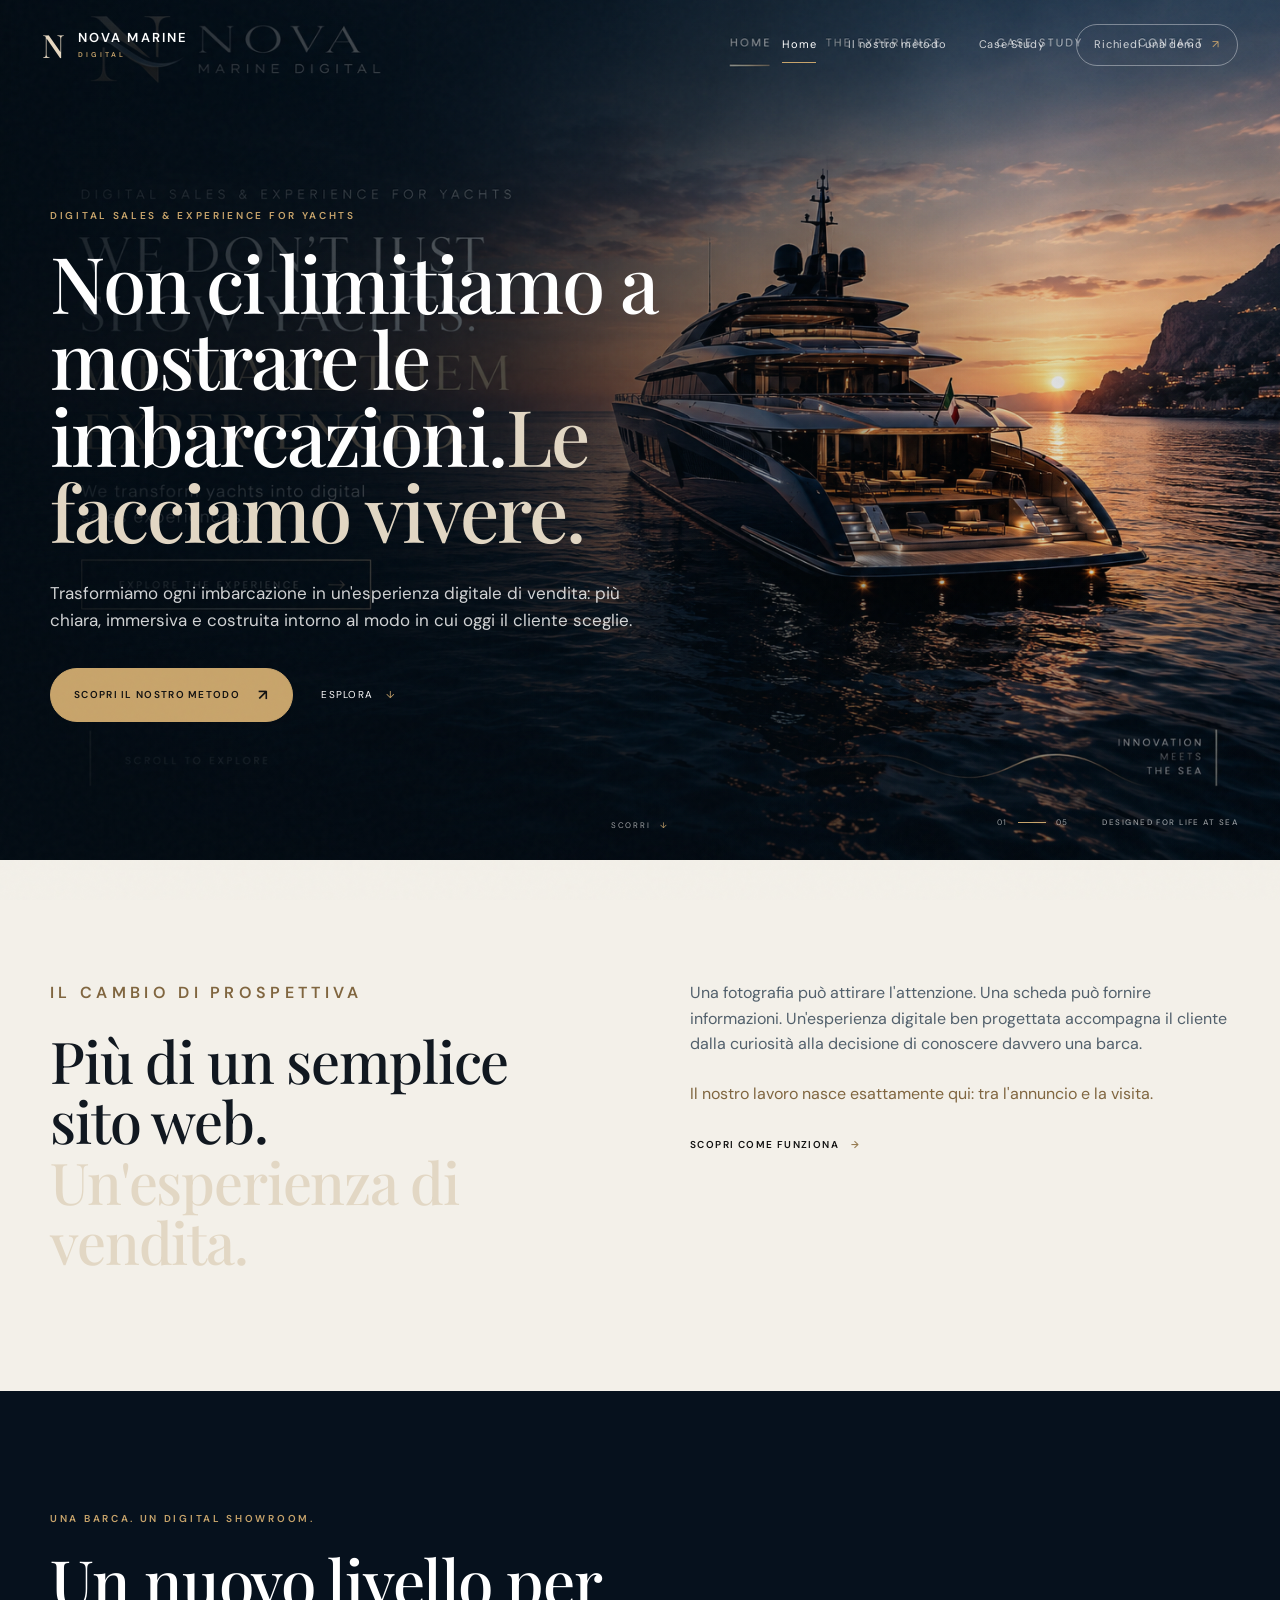
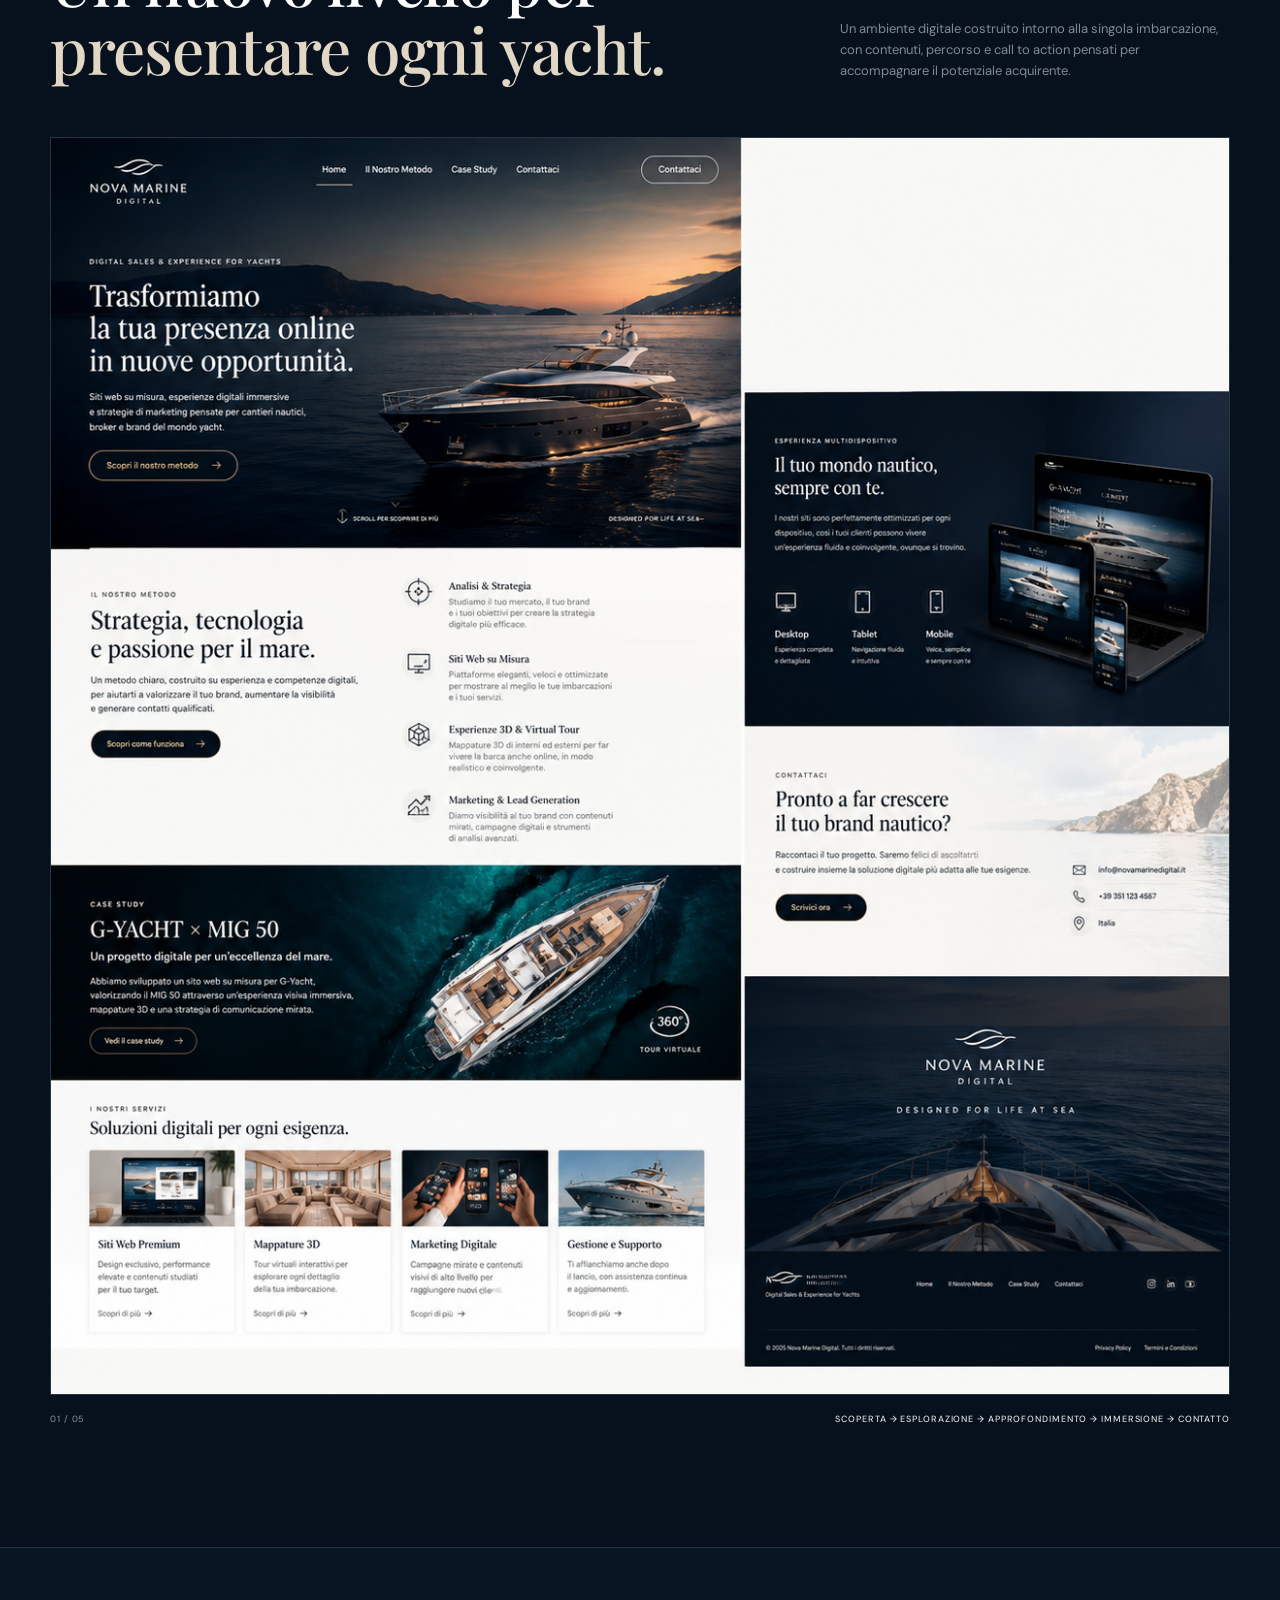
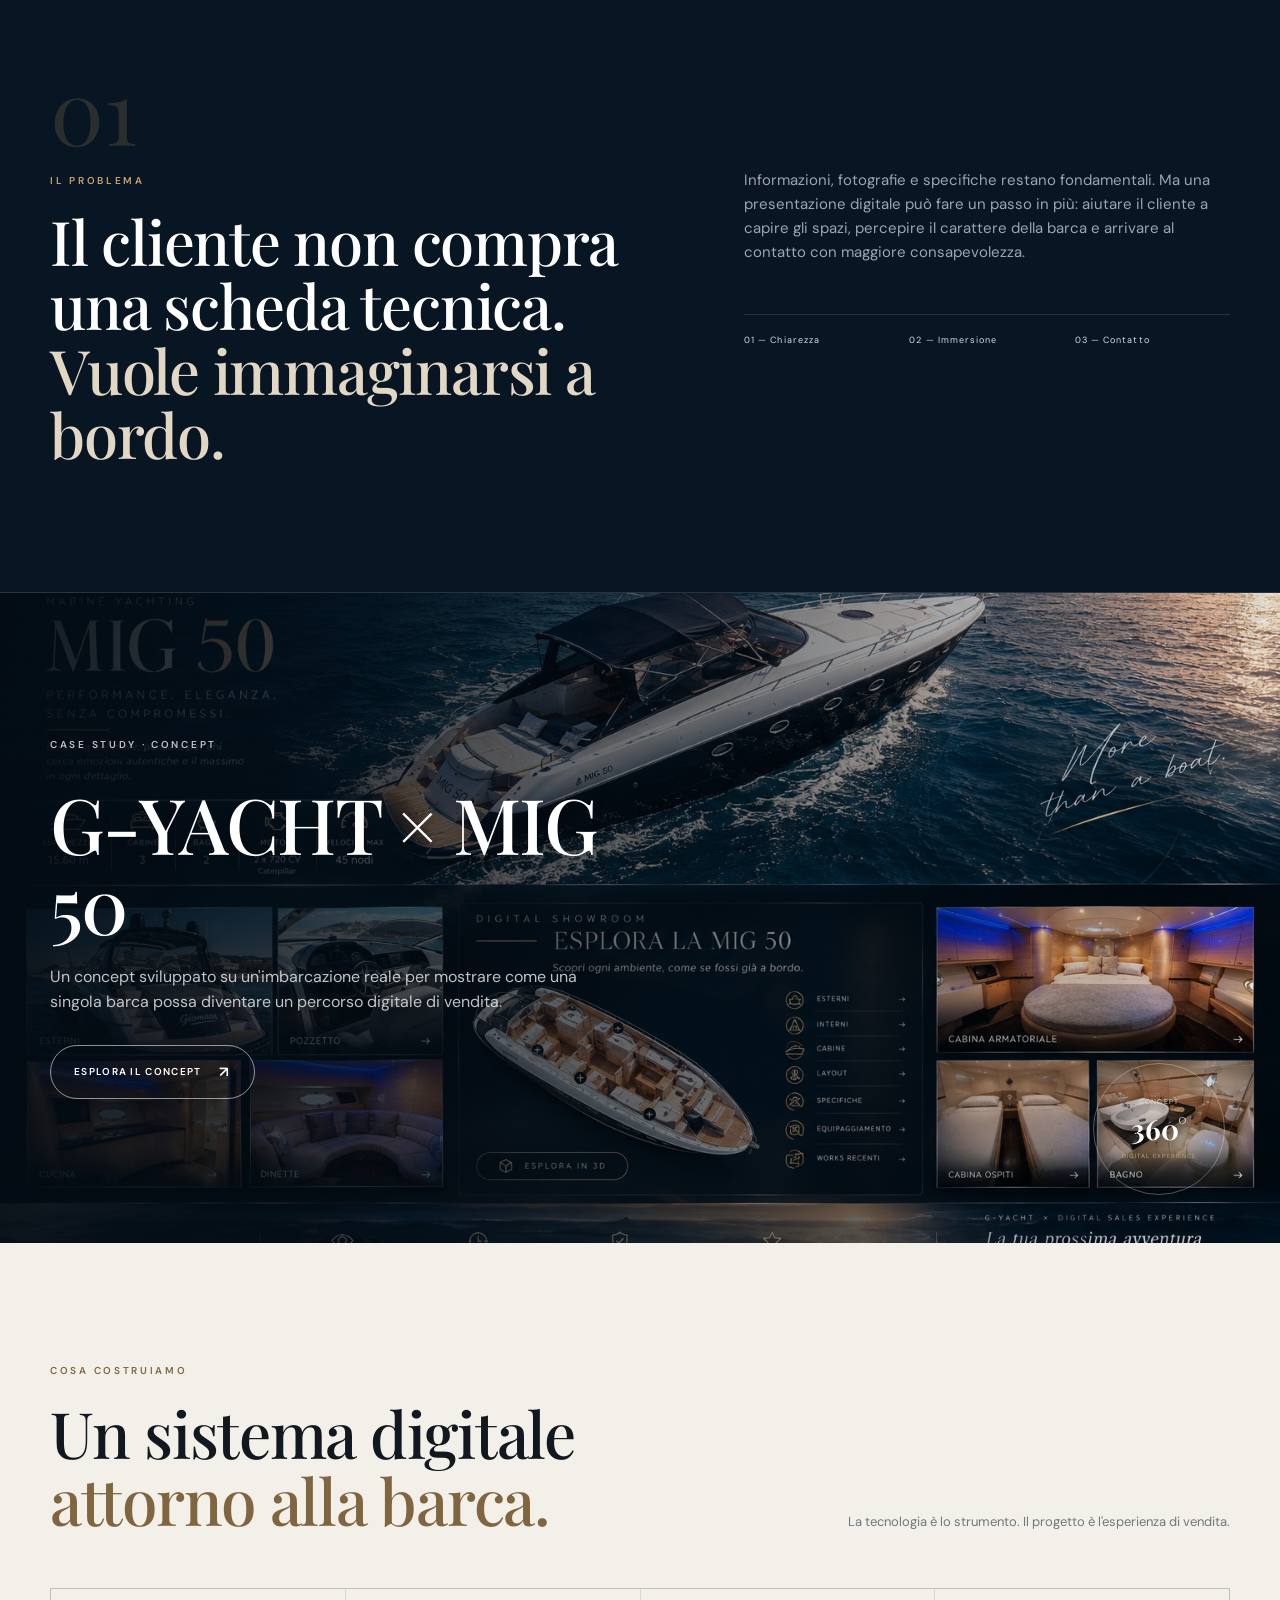
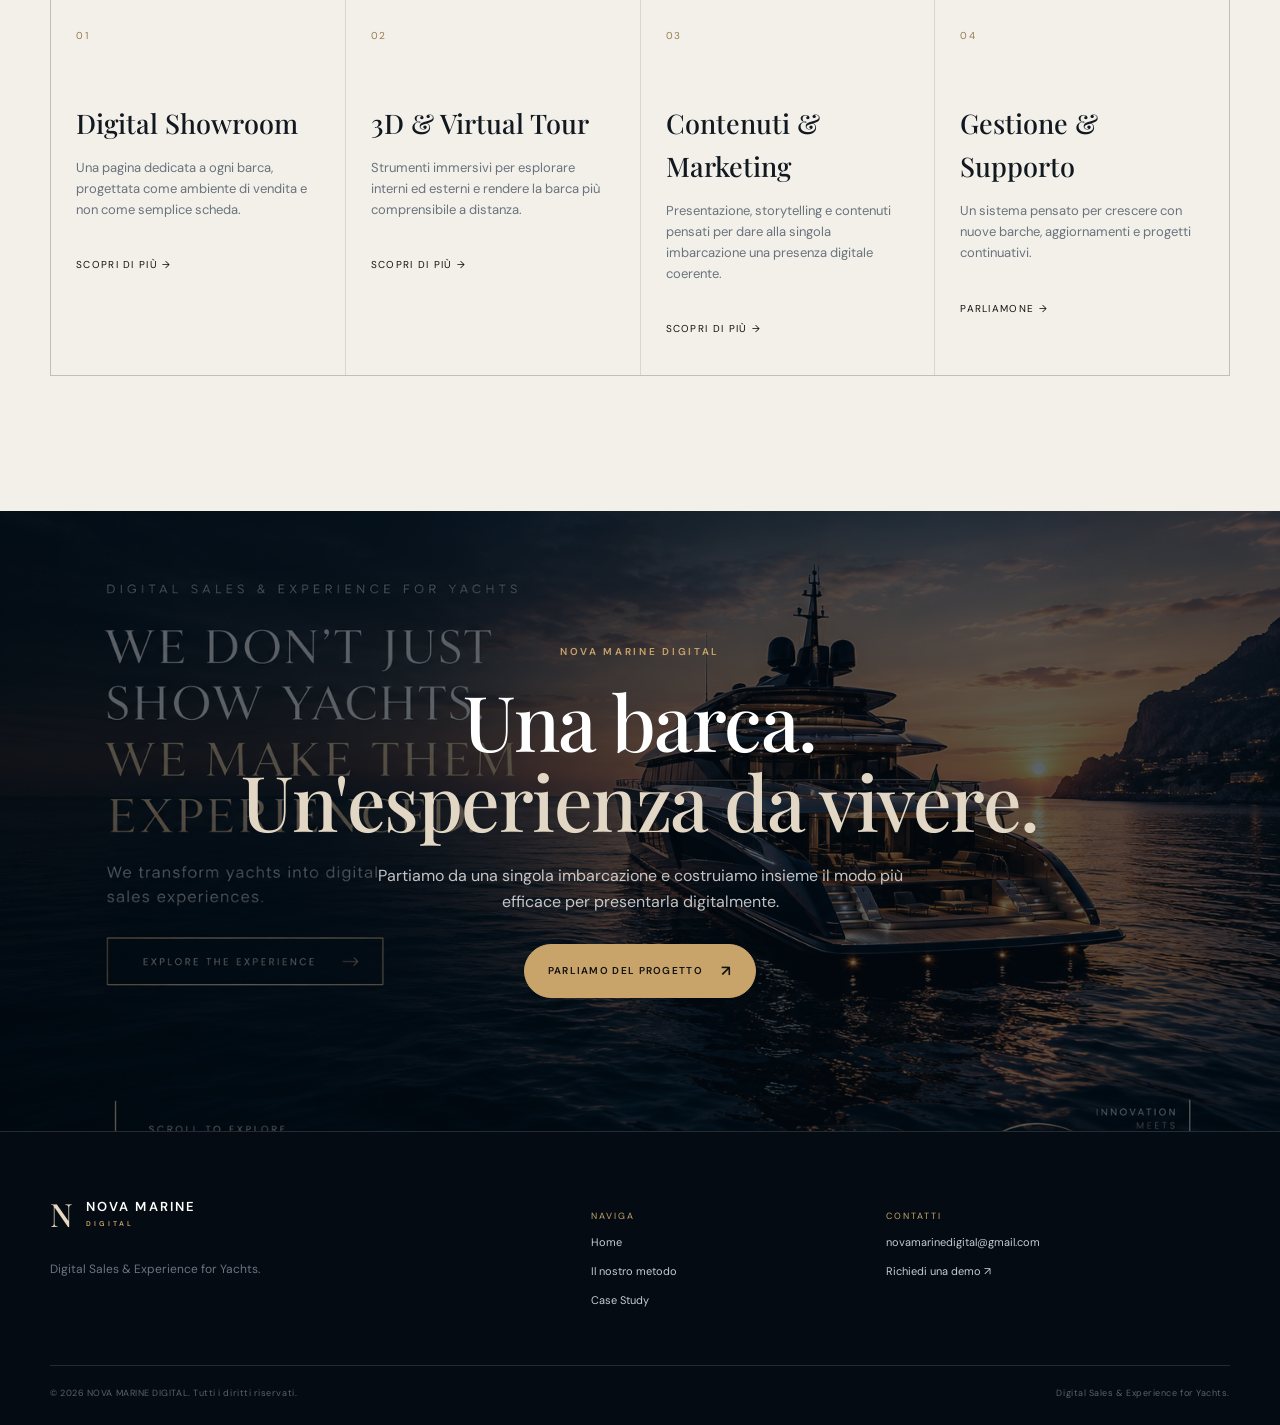
<file: index.html>
<!doctype html>
<html lang="it">
<head>
<meta charset="utf-8"><meta name="viewport" content="width=device-width,initial-scale=1">
<title>NOVA MARINE DIGITAL — Digital Sales & Experience for Yachts</title>
<meta name="description" content="NOVA MARINE DIGITAL trasforma ogni imbarcazione in un'esperienza digitale di vendita per yacht dealer, broker, cantieri e brand nautici.">
<meta name="theme-color" content="#06111d">
<link rel="preconnect" href="https://fonts.googleapis.com"><link rel="preconnect" href="https://fonts.gstatic.com" crossorigin>
<link href="https://fonts.googleapis.com/css2?family=DM+Sans:wght@400;500;600&family=Playfair+Display:wght@500;600&display=swap" rel="stylesheet">
<link rel="stylesheet" href="style.css">
</head>
<body>
<div class="progress" id="progress"></div><div class="noise"></div>
<header class="site-header" id="top"><a class="brand" href="index.html"><span class="brand-mark">N</span><span>NOVA MARINE<small>DIGITAL</small></span></a><button class="menu" aria-label="Apri menu" aria-expanded="false"><i></i><i></i></button><nav><a class="active" href="index.html">Home</a><a href="metodo.html">Il nostro metodo</a><a href="case-study.html">Case Study</a><a class="nav-cta" href="mailto:novamarinedigital@gmail.com?subject=Richiesta%20demo%20—%20NOVA%20MARINE%20DIGITAL">Richiedi una demo <span>↗</span></a></nav></header>
<main>
<section class="hero hero-home">
<div class="hero-media parallax"></div><div class="hero-overlay"></div>
<div class="hero-content reveal"><p class="eyebrow">DIGITAL SALES & EXPERIENCE FOR YACHTS</p><h1>Non ci limitiamo a mostrare le imbarcazioni.<em>Le facciamo vivere.</em></h1><p class="lead">Trasformiamo ogni imbarcazione in un'esperienza digitale di vendita: più chiara, immersiva e costruita intorno al modo in cui oggi il cliente sceglie.</p><div class="actions"><a class="btn btn-gold" href="metodo.html">Scopri il nostro metodo <span>↗</span></a><a class="text-link" href="#experience">Esplora <span>↓</span></a></div></div>
<div class="hero-meta"><span>01</span><i></i><span>05</span><b>DESIGNED FOR LIFE AT SEA</b></div><div class="scroll-note">SCORRI <span>↓</span></div>
</section>
<section class="statement section-light" id="experience"><div class="container two-col"><div class="reveal"><p class="eyebrow dark">IL CAMBIO DI PROSPETTIVA</p><h2>Più di un semplice sito web.<br><em>Un'esperienza di vendita.</em></h2></div><div class="reveal delay"><p>Una fotografia può attirare l'attenzione. Una scheda può fornire informazioni. Un'esperienza digitale ben progettata accompagna il cliente dalla curiosità alla decisione di conoscere davvero una barca.</p><p class="accent-copy">Il nostro lavoro nasce esattamente qui: tra l'annuncio e la visita.</p><a class="dark-link" href="metodo.html">Scopri come funziona <span>→</span></a></div></div></section>
<section class="experience section-dark"><div class="container"><div class="section-head reveal"><div><p class="eyebrow">UNA BARCA. UN DIGITAL SHOWROOM.</p><h2>Un nuovo livello per<br><em>presentare ogni yacht.</em></h2></div><p class="section-note">Un ambiente digitale costruito intorno alla singola imbarcazione, con contenuti, percorso e call to action pensati per accompagnare il potenziale acquirente.</p></div><div class="device-wrap reveal"><img src="assets/showroom-devices.png" alt="Concept di Digital Showroom NOVA MARINE DIGITAL su laptop e smartphone"><div class="device-caption"><span>01 / 05</span><b>Scoperta → Esplorazione → Approfondimento → Immersione → Contatto</b></div></div></div></section>
<section class="manifesto"><div class="container manifesto-grid"><div class="reveal"><span class="big-number">01</span><p class="eyebrow">IL PROBLEMA</p><h2>Il cliente non compra una scheda tecnica.<br><em>Vuole immaginarsi a bordo.</em></h2></div><div class="manifesto-side reveal delay"><p>Informazioni, fotografie e specifiche restano fondamentali. Ma una presentazione digitale può fare un passo in più: aiutare il cliente a capire gli spazi, percepire il carattere della barca e arrivare al contatto con maggiore consapevolezza.</p><div class="mini-list"><span>01 — Chiarezza</span><span>02 — Immersione</span><span>03 — Contatto</span></div></div></div></section>
<section class="case-band"><div class="case-bg"></div><div class="case-overlay"></div><div class="container case-content reveal"><p class="eyebrow">CASE STUDY · CONCEPT</p><h2>G-YACHT × MIG 50</h2><p>Un concept sviluppato su un'imbarcazione reale per mostrare come una singola barca possa diventare un percorso digitale di vendita.</p><a class="btn btn-outline" href="case-study.html">Esplora il concept <span>↗</span></a></div><div class="case-badge"><span>CONCEPT</span><strong>360°</strong><small>DIGITAL EXPERIENCE</small></div></section>
<section class="services section-light"><div class="container"><div class="section-head light reveal"><div><p class="eyebrow dark">COSA COSTRUIAMO</p><h2>Un sistema digitale<br><em>attorno alla barca.</em></h2></div><p class="section-note dark-note">La tecnologia è lo strumento. Il progetto è l'esperienza di vendita.</p></div><div class="service-grid"><article class="service-card reveal"><span>01</span><h3>Digital Showroom</h3><p>Una pagina dedicata a ogni barca, progettata come ambiente di vendita e non come semplice scheda.</p><a href="metodo.html">Scopri di più →</a></article><article class="service-card reveal delay"><span>02</span><h3>3D & Virtual Tour</h3><p>Strumenti immersivi per esplorare interni ed esterni e rendere la barca più comprensibile a distanza.</p><a href="metodo.html#immersione">Scopri di più →</a></article><article class="service-card reveal"><span>03</span><h3>Contenuti & Marketing</h3><p>Presentazione, storytelling e contenuti pensati per dare alla singola imbarcazione una presenza digitale coerente.</p><a href="metodo.html#contatto">Scopri di più →</a></article><article class="service-card reveal delay"><span>04</span><h3>Gestione & Supporto</h3><p>Un sistema pensato per crescere con nuove barche, aggiornamenti e progetti continuativi.</p><a href="mailto:novamarinedigital@gmail.com">Parliamone →</a></article></div></div></section>
<section class="closing"><div class="closing-bg"></div><div class="closing-overlay"></div><div class="container closing-content reveal"><p class="eyebrow">NOVA MARINE DIGITAL</p><h2>Una barca.<br><em>Un'esperienza da vivere.</em></h2><p>Partiamo da una singola imbarcazione e costruiamo insieme il modo più efficace per presentarla digitalmente.</p><a class="btn btn-gold" href="mailto:novamarinedigital@gmail.com?subject=Progetto%20Digital%20Showroom">Parliamo del progetto <span>↗</span></a></div></section>
</main>
<footer><div class="container footer-grid"><div><a class="brand" href="index.html"><span class="brand-mark">N</span><span>NOVA MARINE<small>DIGITAL</small></span></a><p>Digital Sales & Experience for Yachts.</p></div><div><p class="footer-title">NAVIGA</p><a href="index.html">Home</a><a href="metodo.html">Il nostro metodo</a><a href="case-study.html">Case Study</a></div><div><p class="footer-title">CONTATTI</p><a href="mailto:novamarinedigital@gmail.com">novamarinedigital@gmail.com</a><a href="mailto:novamarinedigital@gmail.com?subject=Richiesta%20demo">Richiedi una demo ↗</a></div></div><div class="container footer-bottom"><span>© <span id="year"></span> NOVA MARINE DIGITAL. Tutti i diritti riservati.</span><span>Digital Sales & Experience for Yachts.</span></div></footer>
<script src="script.js"></script></body></html>
</file>
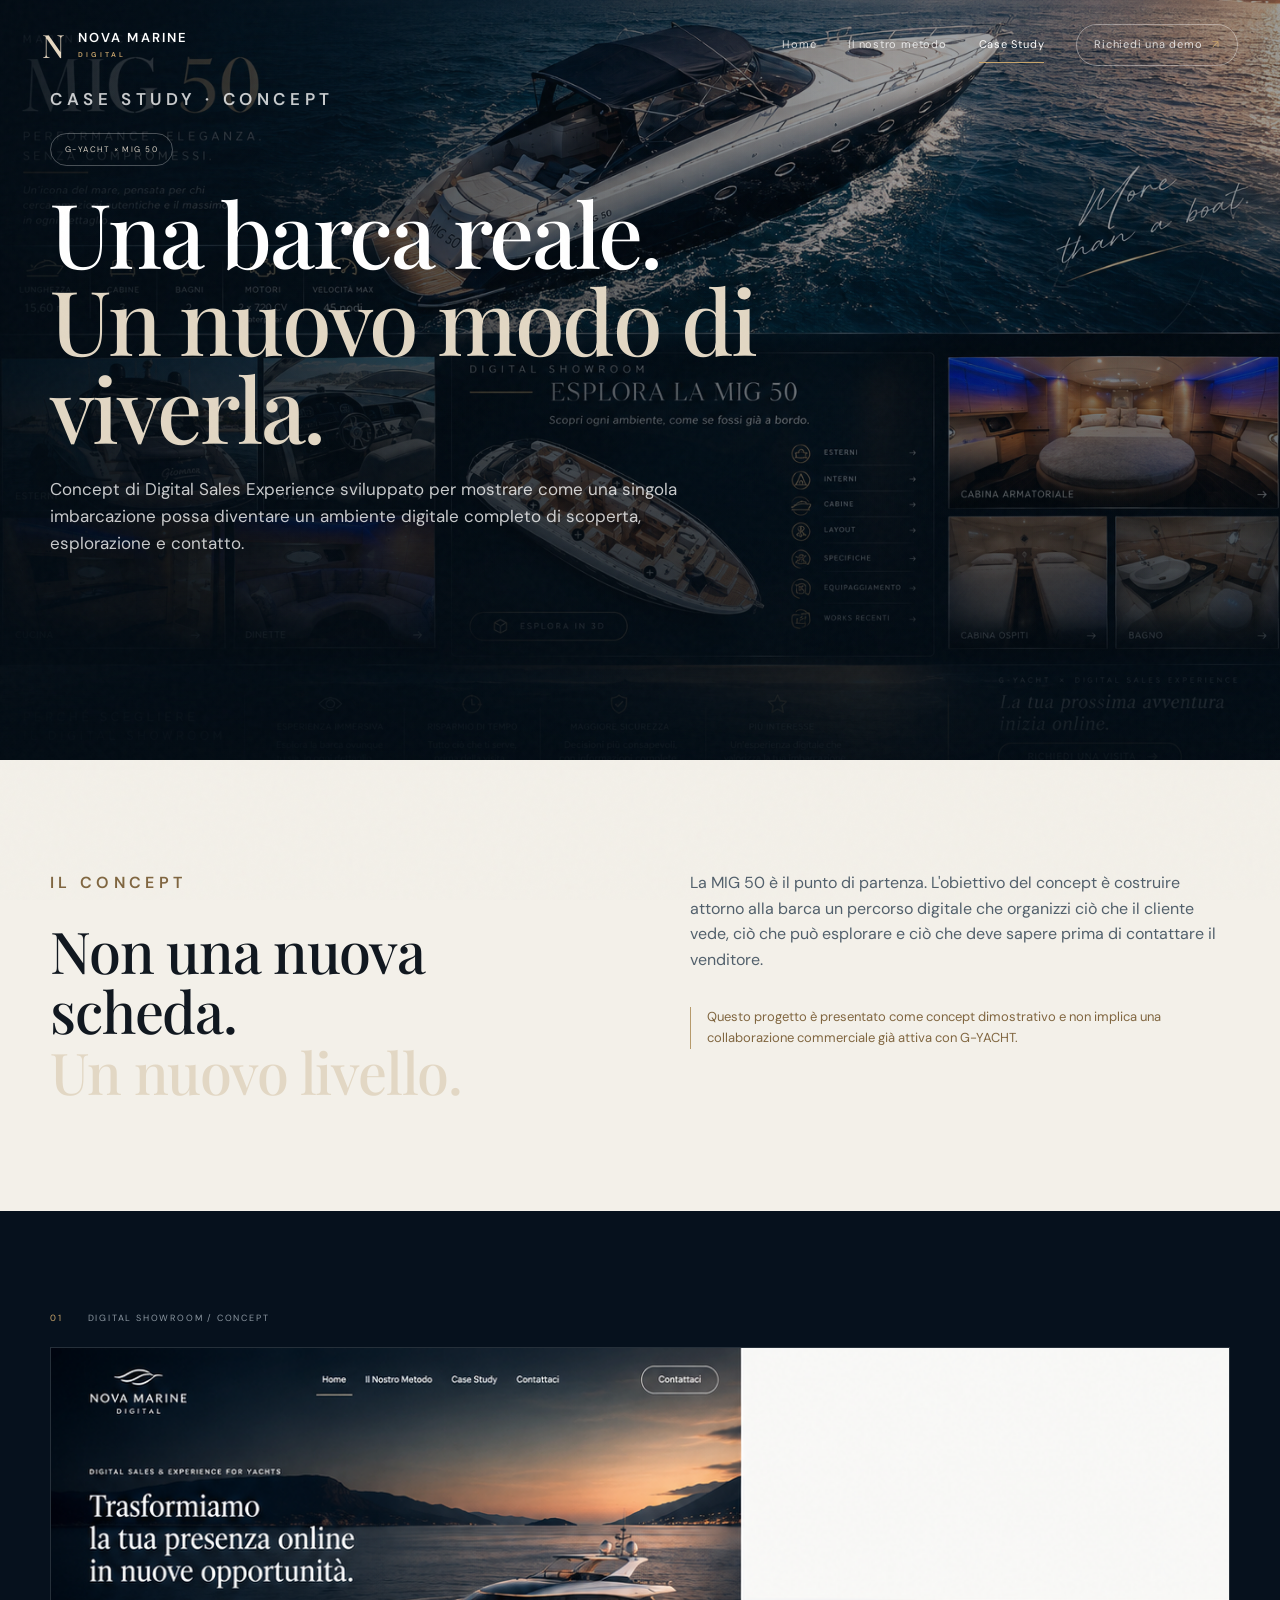
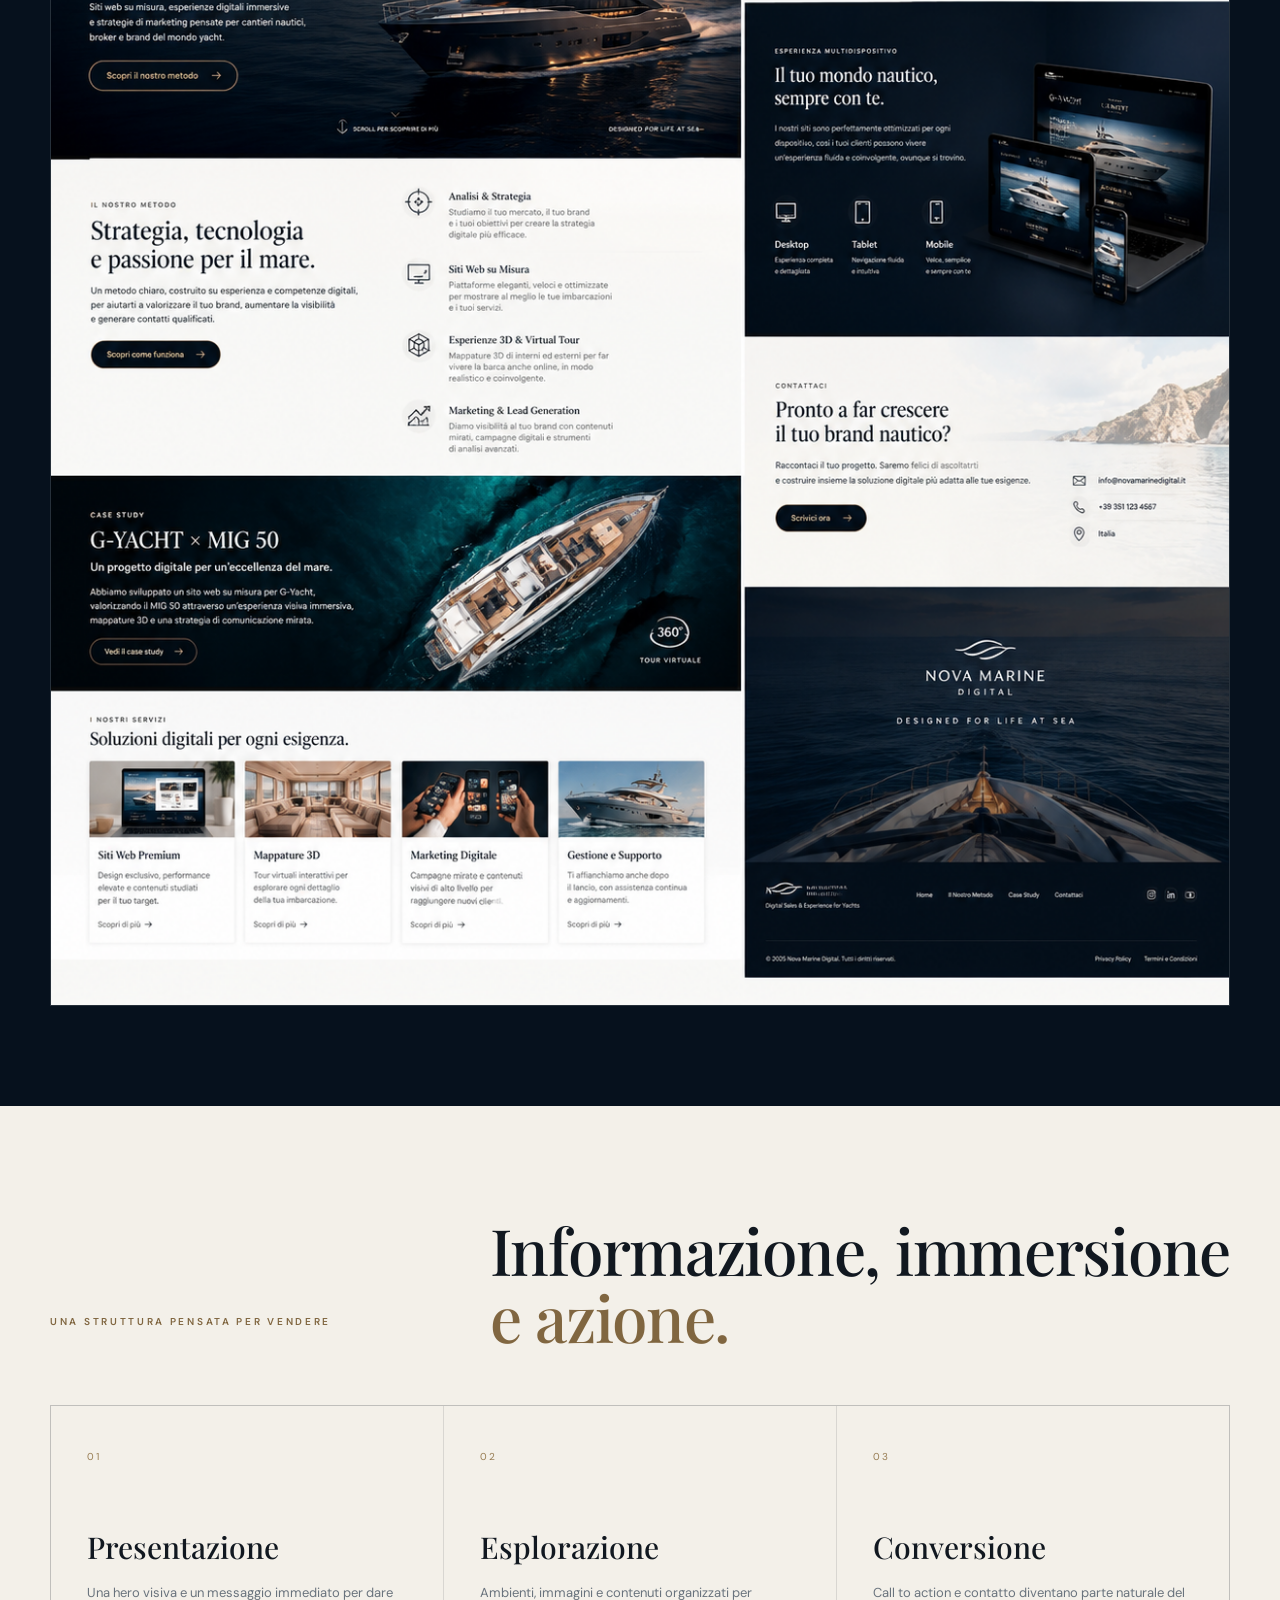
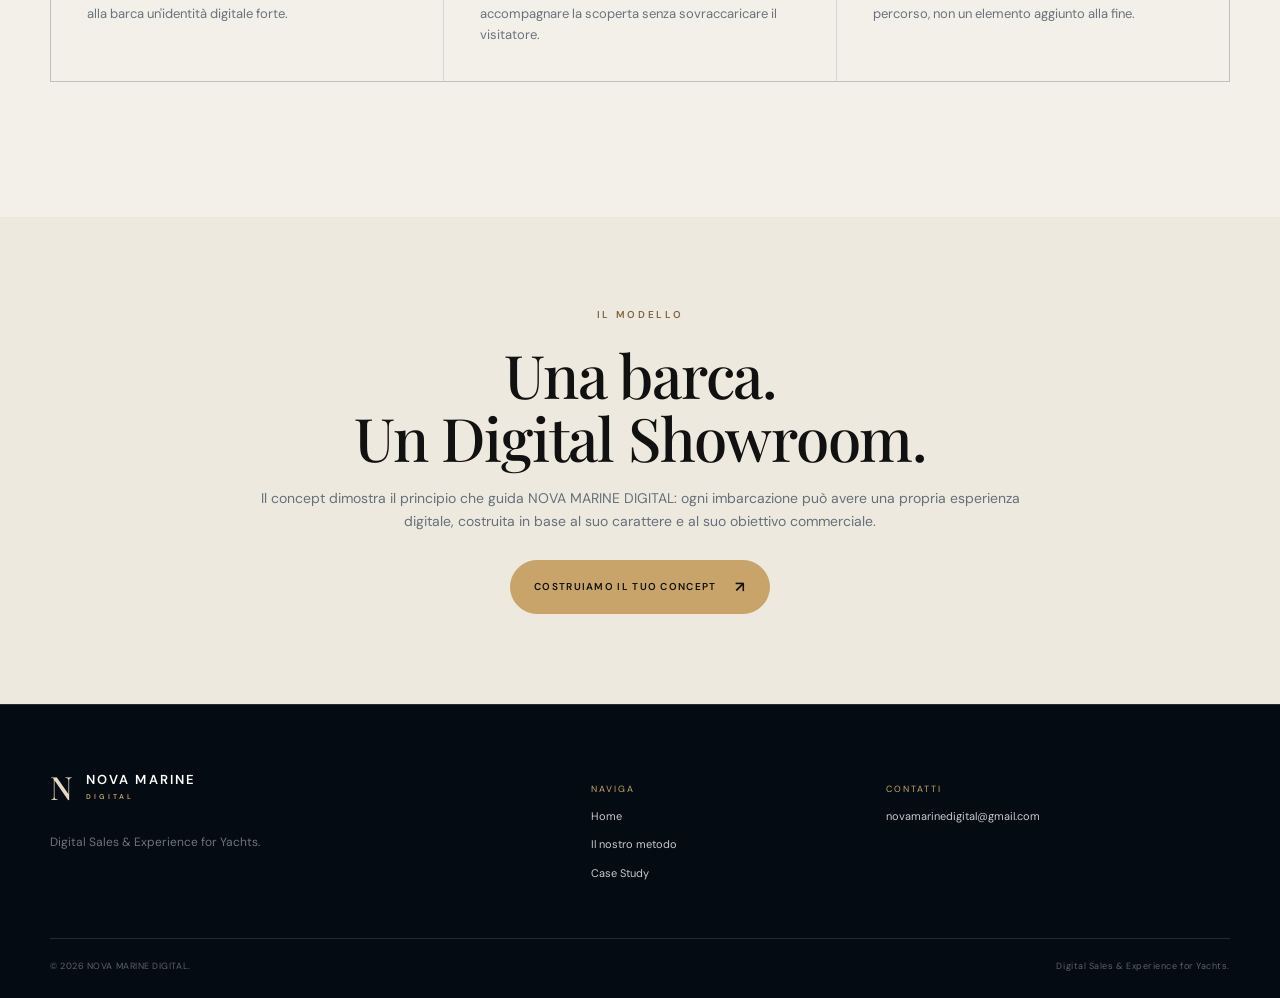
<file: case-study.html>
<!doctype html><html lang="it"><head><meta charset="utf-8"><meta name="viewport" content="width=device-width,initial-scale=1"><title>G-YACHT × MIG 50 — Concept | NOVA MARINE DIGITAL</title><meta name="description" content="Concept di Digital Sales Experience sviluppato da NOVA MARINE DIGITAL sulla MIG 50 di G-YACHT."><meta name="theme-color" content="#06111d"><link rel="preconnect" href="https://fonts.googleapis.com"><link rel="preconnect" href="https://fonts.gstatic.com" crossorigin><link href="https://fonts.googleapis.com/css2?family=DM+Sans:wght@400;500;600&family=Playfair+Display:wght@500;600&display=swap" rel="stylesheet"><link rel="stylesheet" href="style.css"></head><body><div class="progress" id="progress"></div><div class="noise"></div>
<header class="site-header"><a class="brand" href="index.html"><span class="brand-mark">N</span><span>NOVA MARINE<small>DIGITAL</small></span></a><button class="menu" aria-label="Apri menu" aria-expanded="false"><i></i><i></i></button><nav><a href="index.html">Home</a><a href="metodo.html">Il nostro metodo</a><a class="active" href="case-study.html">Case Study</a><a class="nav-cta" href="mailto:novamarinedigital@gmail.com?subject=Richiesta%20demo%20—%20NOVA%20MARINE%20DIGITAL">Richiedi una demo <span>↗</span></a></nav></header>
<main><section class="case-hero"><div class="case-hero-bg parallax"></div><div class="case-hero-overlay"></div><div class="container case-hero-content reveal"><p class="eyebrow">CASE STUDY · CONCEPT</p><span class="concept-tag">G-YACHT × MIG 50</span><h1>Una barca reale.<br><em>Un nuovo modo di viverla.</em></h1><p>Concept di Digital Sales Experience sviluppato per mostrare come una singola imbarcazione possa diventare un ambiente digitale completo di scoperta, esplorazione e contatto.</p></div></section>
<section class="section-light case-copy"><div class="container two-col"><div class="reveal"><p class="eyebrow dark">IL CONCEPT</p><h2>Non una nuova scheda.<br><em>Un nuovo livello.</em></h2></div><div class="reveal delay"><p>La MIG 50 è il punto di partenza. L'obiettivo del concept è costruire attorno alla barca un percorso digitale che organizzi ciò che il cliente vede, ciò che può esplorare e ciò che deve sapere prima di contattare il venditore.</p><p class="small-note">Questo progetto è presentato come concept dimostrativo e non implica una collaborazione commerciale già attiva con G-YACHT.</p></div></div></section>
<section class="concept-visual section-dark"><div class="container"><div class="visual-label reveal"><span>01</span> DIGITAL SHOWROOM / CONCEPT</div><img class="full-visual reveal" src="assets/showroom-devices.png" alt="Concept Digital Showroom MIG 50"></div></section>
<section class="section-light case-details"><div class="container"><div class="section-head light reveal"><p class="eyebrow dark">UNA STRUTTURA PENSATA PER VENDERE</p><h2>Informazione, immersione<br><em>e azione.</em></h2></div><div class="detail-grid"><article class="detail reveal"><span>01</span><h3>Presentazione</h3><p>Una hero visiva e un messaggio immediato per dare alla barca un'identità digitale forte.</p></article><article class="detail reveal delay"><span>02</span><h3>Esplorazione</h3><p>Ambienti, immagini e contenuti organizzati per accompagnare la scoperta senza sovraccaricare il visitatore.</p></article><article class="detail reveal"><span>03</span><h3>Conversione</h3><p>Call to action e contatto diventano parte naturale del percorso, non un elemento aggiunto alla fine.</p></article></div></div></section>
<section class="case-note"><div class="container note-box reveal"><p class="eyebrow dark">IL MODELLO</p><h2>Una barca.<br>Un Digital Showroom.</h2><p>Il concept dimostra il principio che guida NOVA MARINE DIGITAL: ogni imbarcazione può avere una propria esperienza digitale, costruita in base al suo carattere e al suo obiettivo commerciale.</p><a class="btn btn-gold" href="mailto:novamarinedigital@gmail.com?subject=Richiesta%20demo%20—%20NOVA%20MARINE%20DIGITAL">Costruiamo il tuo concept <span>↗</span></a></div></section></main>
<footer><div class="container footer-grid"><div><a class="brand" href="index.html"><span class="brand-mark">N</span><span>NOVA MARINE<small>DIGITAL</small></span></a><p>Digital Sales & Experience for Yachts.</p></div><div><p class="footer-title">NAVIGA</p><a href="index.html">Home</a><a href="metodo.html">Il nostro metodo</a><a href="case-study.html">Case Study</a></div><div><p class="footer-title">CONTATTI</p><a href="mailto:novamarinedigital@gmail.com">novamarinedigital@gmail.com</a></div></div><div class="container footer-bottom"><span>© <span id="year"></span> NOVA MARINE DIGITAL.</span><span>Digital Sales & Experience for Yachts.</span></div></footer><script src="script.js"></script></body></html>
</file>
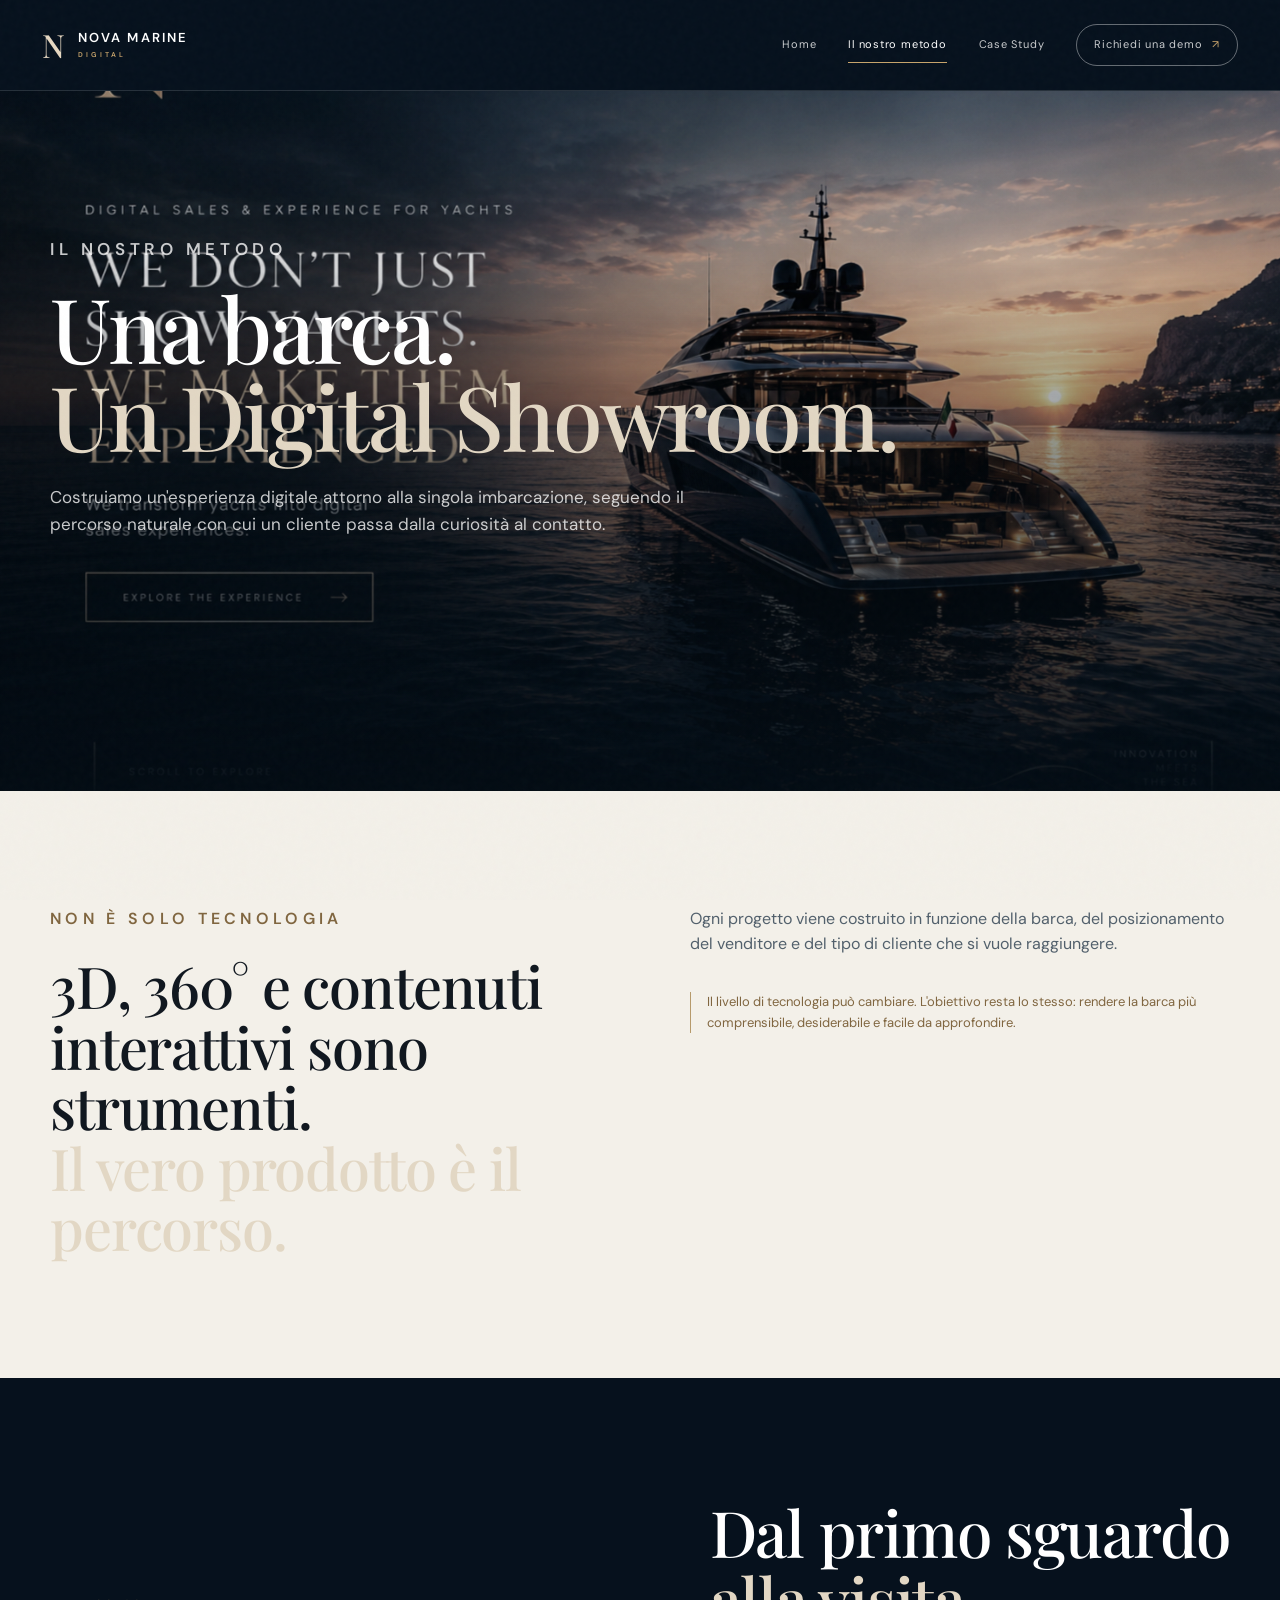
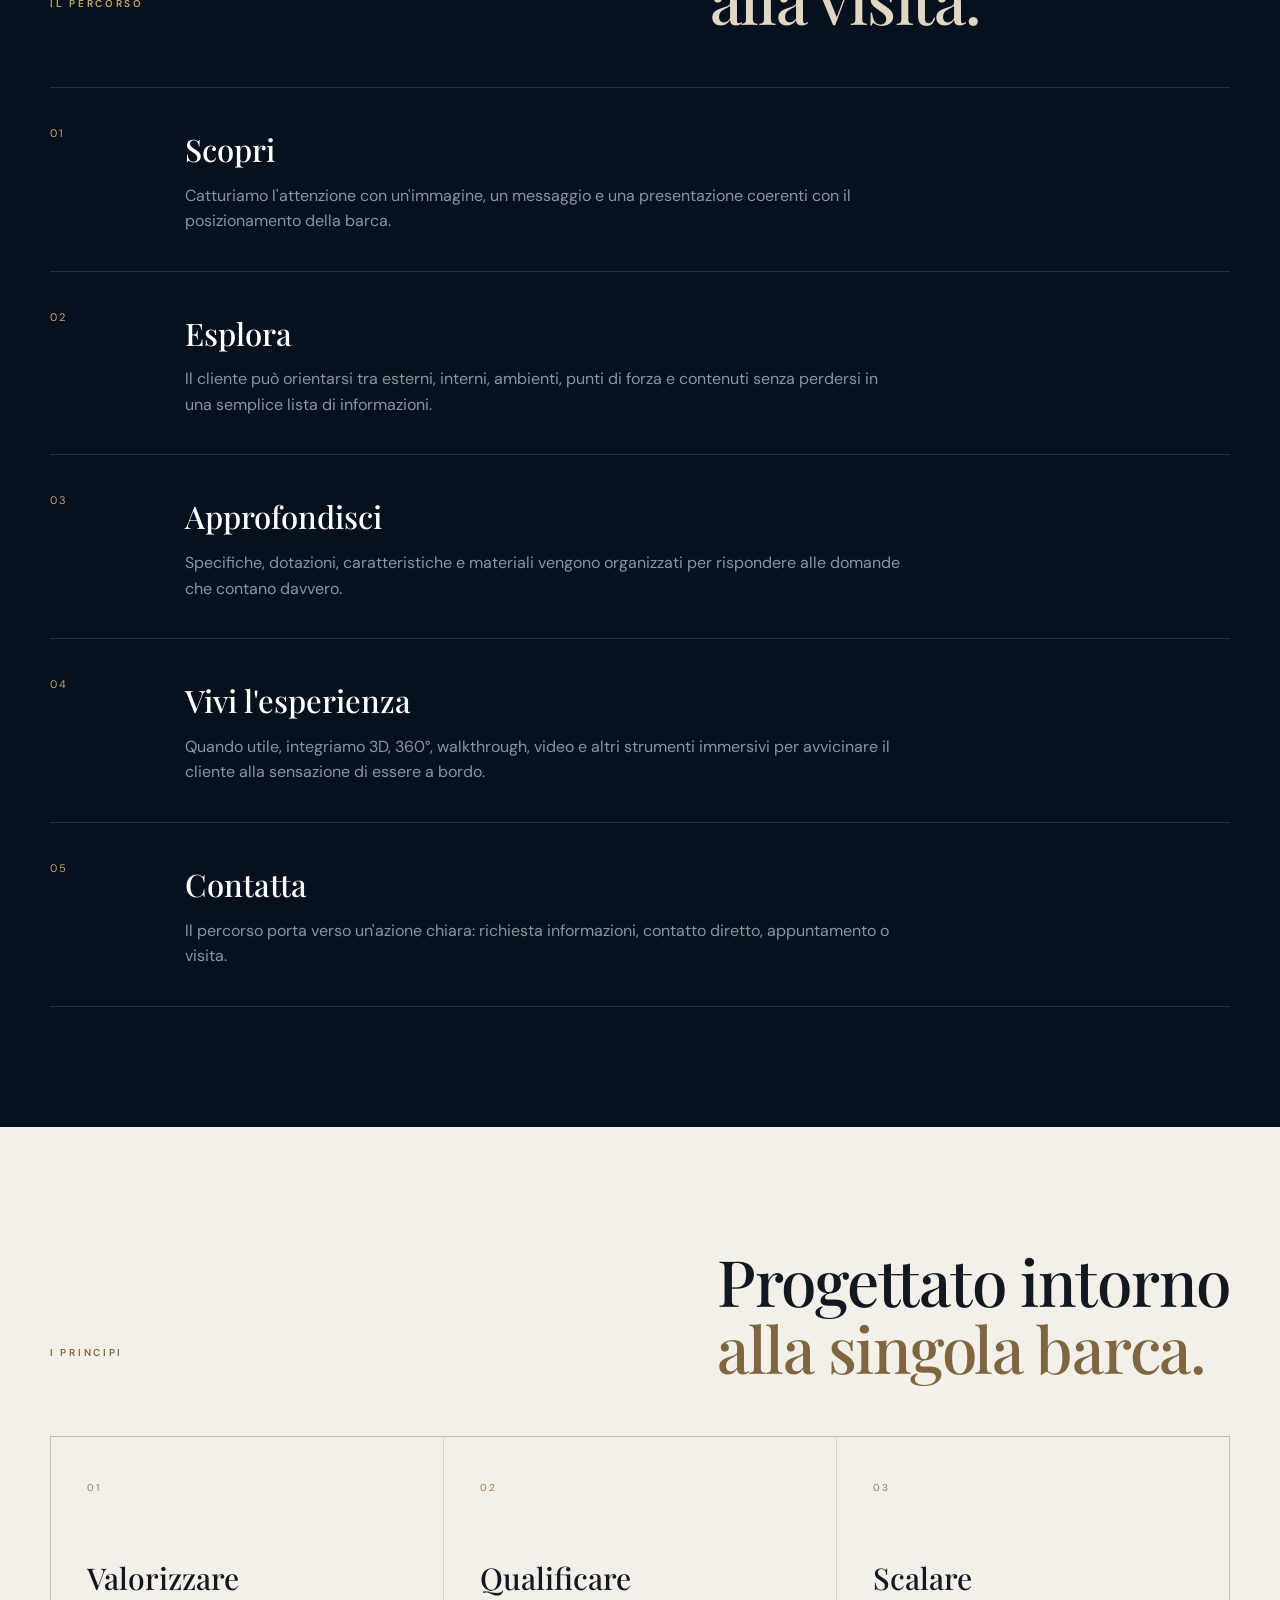
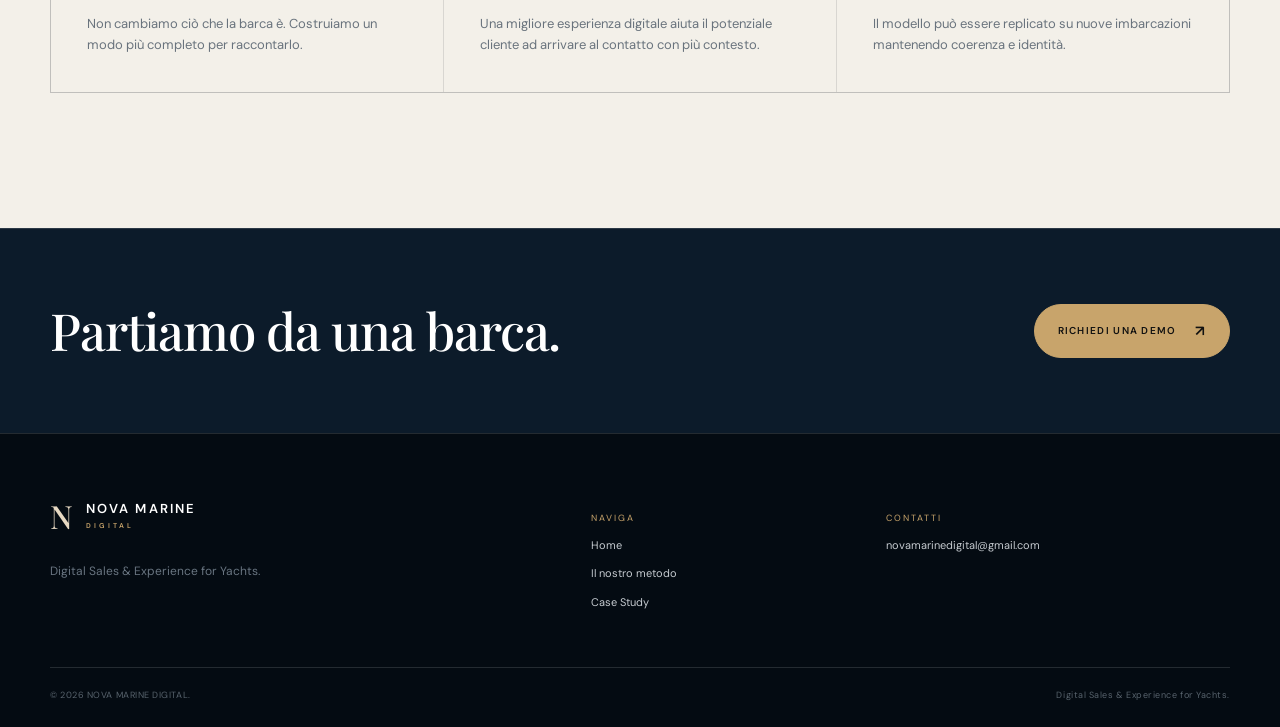
<file: metodo.html>
<!doctype html><html lang="it"><head><meta charset="utf-8"><meta name="viewport" content="width=device-width,initial-scale=1"><title>Il nostro metodo — NOVA MARINE DIGITAL</title><meta name="description" content="Il metodo NOVA MARINE DIGITAL: una barca, un Digital Showroom e un percorso digitale dalla scoperta al contatto."><meta name="theme-color" content="#06111d"><link rel="preconnect" href="https://fonts.googleapis.com"><link rel="preconnect" href="https://fonts.gstatic.com" crossorigin><link href="https://fonts.googleapis.com/css2?family=DM+Sans:wght@400;500;600&family=Playfair+Display:wght@500;600&display=swap" rel="stylesheet"><link rel="stylesheet" href="style.css"></head><body><div class="progress" id="progress"></div><div class="noise"></div>
<header class="site-header solid"><a class="brand" href="index.html"><span class="brand-mark">N</span><span>NOVA MARINE<small>DIGITAL</small></span></a><button class="menu" aria-label="Apri menu" aria-expanded="false"><i></i><i></i></button><nav><a href="index.html">Home</a><a class="active" href="metodo.html">Il nostro metodo</a><a href="case-study.html">Case Study</a><a class="nav-cta" href="mailto:novamarinedigital@gmail.com?subject=Richiesta%20demo%20—%20NOVA%20MARINE%20DIGITAL">Richiedi una demo <span>↗</span></a></nav></header>
<main><section class="page-hero"><div class="page-hero-bg parallax"></div><div class="page-hero-overlay"></div><div class="container page-hero-content reveal"><p class="eyebrow">IL NOSTRO METODO</p><h1>Una barca.<br><em>Un Digital Showroom.</em></h1><p>Costruiamo un'esperienza digitale attorno alla singola imbarcazione, seguendo il percorso naturale con cui un cliente passa dalla curiosità al contatto.</p></div></section>
<section class="section-light method-intro"><div class="container two-col"><div class="reveal"><p class="eyebrow dark">NON È SOLO TECNOLOGIA</p><h2>3D, 360° e contenuti interattivi sono strumenti.<br><em>Il vero prodotto è il percorso.</em></h2></div><div class="reveal delay"><p>Ogni progetto viene costruito in funzione della barca, del posizionamento del venditore e del tipo di cliente che si vuole raggiungere.</p><p class="small-note">Il livello di tecnologia può cambiare. L'obiettivo resta lo stesso: rendere la barca più comprensibile, desiderabile e facile da approfondire.</p></div></div></section>
<section class="journey section-dark"><div class="container"><div class="section-head reveal"><p class="eyebrow">IL PERCORSO</p><h2>Dal primo sguardo<br><em>alla visita.</em></h2></div><div class="journey-list"><article class="journey-item reveal"><span class="num">01</span><div><h3>Scopri</h3><p>Catturiamo l'attenzione con un'immagine, un messaggio e una presentazione coerenti con il posizionamento della barca.</p></div></article><article class="journey-item reveal"><span class="num">02</span><div><h3>Esplora</h3><p>Il cliente può orientarsi tra esterni, interni, ambienti, punti di forza e contenuti senza perdersi in una semplice lista di informazioni.</p></div></article><article class="journey-item reveal"><span class="num">03</span><div><h3>Approfondisci</h3><p>Specifiche, dotazioni, caratteristiche e materiali vengono organizzati per rispondere alle domande che contano davvero.</p></div></article><article class="journey-item reveal" id="immersione"><span class="num">04</span><div><h3>Vivi l'esperienza</h3><p>Quando utile, integriamo 3D, 360°, walkthrough, video e altri strumenti immersivi per avvicinare il cliente alla sensazione di essere a bordo.</p></div></article><article class="journey-item reveal" id="contatto"><span class="num">05</span><div><h3>Contatta</h3><p>Il percorso porta verso un'azione chiara: richiesta informazioni, contatto diretto, appuntamento o visita.</p></div></article></div></div></section>
<section class="section-light principles"><div class="container"><div class="section-head light reveal"><p class="eyebrow dark">I PRINCIPI</p><h2>Progettato intorno<br><em>alla singola barca.</em></h2></div><div class="principle-grid"><article class="principle reveal"><span>01</span><h3>Valorizzare</h3><p>Non cambiamo ciò che la barca è. Costruiamo un modo più completo per raccontarlo.</p></article><article class="principle reveal delay"><span>02</span><h3>Qualificare</h3><p>Una migliore esperienza digitale aiuta il potenziale cliente ad arrivare al contatto con più contesto.</p></article><article class="principle reveal"><span>03</span><h3>Scalare</h3><p>Il modello può essere replicato su nuove imbarcazioni mantenendo coerenza e identità.</p></article></div></div></section>
<section class="cta-strip"><div class="container cta-flex reveal"><h2>Partiamo da una barca.</h2><a class="btn btn-gold" href="mailto:novamarinedigital@gmail.com?subject=Richiesta%20demo%20—%20NOVA%20MARINE%20DIGITAL">Richiedi una demo <span>↗</span></a></div></section></main>
<footer><div class="container footer-grid"><div><a class="brand" href="index.html"><span class="brand-mark">N</span><span>NOVA MARINE<small>DIGITAL</small></span></a><p>Digital Sales & Experience for Yachts.</p></div><div><p class="footer-title">NAVIGA</p><a href="index.html">Home</a><a href="metodo.html">Il nostro metodo</a><a href="case-study.html">Case Study</a></div><div><p class="footer-title">CONTATTI</p><a href="mailto:novamarinedigital@gmail.com">novamarinedigital@gmail.com</a></div></div><div class="container footer-bottom"><span>© <span id="year"></span> NOVA MARINE DIGITAL.</span><span>Digital Sales & Experience for Yachts.</span></div></footer><script src="script.js"></script></body></html>
</file>
<file: style.css>
:root{--navy:#06111d;--navy2:#0a1b2b;--ink:#111820;--cream:#f3f0e9;--white:#fff;--gold:#c8a46b;--gold2:#e2c894;--muted:#8995a0;--line:rgba(255,255,255,.13);--lightline:rgba(17,24,32,.12)}*{box-sizing:border-box}html{scroll-behavior:smooth}body{margin:0;background:var(--navy);color:#fff;font-family:'DM Sans',Arial,sans-serif;line-height:1.6}.progress{position:fixed;top:0;left:0;width:0;height:2px;background:var(--gold2);z-index:100}.noise{position:fixed;inset:0;pointer-events:none;opacity:.022;z-index:90;background-image:url("data:image/svg+xml,%3Csvg viewBox='0 0 160 160' xmlns='http://www.w3.org/2000/svg'%3E%3Cfilter id='n'%3E%3CfeTurbulence type='fractalNoise' baseFrequency='.9' numOctaves='4' stitchTiles='stitch'/%3E%3C/filter%3E%3Crect width='100%25' height='100%25' filter='url(%23n)'/%3E%3C/svg%3E")}.container{width:min(1180px,calc(100% - 48px));margin:auto}.site-header{position:absolute;top:0;left:0;right:0;z-index:20;display:flex;align-items:center;justify-content:space-between;padding:24px 42px}.site-header.solid{position:relative;background:#06111d;border-bottom:1px solid var(--line)}.brand{display:inline-flex;align-items:center;gap:11px;text-decoration:none;color:inherit;letter-spacing:.16em;font-size:13px;font-weight:600;line-height:1.1}.brand small{display:block;font-size:7px;letter-spacing:.45em;margin-top:6px;color:var(--gold)}.brand-mark{font-family:'Playfair Display',Georgia,serif;font-size:32px;line-height:.8;color:#e6d8c2;font-weight:500}.menu{display:none;background:none;border:0}.menu i{display:block;width:26px;height:1px;background:#fff;margin:5px}nav{display:flex;align-items:center;gap:32px}nav a{color:rgba(255,255,255,.78);text-decoration:none;font-size:11px;letter-spacing:.07em;position:relative;transition:.2s}nav a:hover,nav a.active{color:#fff}nav a.active:after{content:"";position:absolute;height:1px;width:100%;bottom:-9px;left:0;background:var(--gold)}.nav-cta{border:1px solid rgba(255,255,255,.38);border-radius:99px;padding:11px 17px}.nav-cta span{color:var(--gold);margin-left:6px}.nav-cta:after{display:none!important}.hero{min-height:860px;position:relative;display:flex;align-items:center;overflow:hidden}.hero-media,.hero-overlay,.case-bg,.case-overlay,.closing-bg,.closing-overlay,.page-hero-bg,.page-hero-overlay,.case-hero-bg,.case-hero-overlay{position:absolute;inset:0}.hero-media{background:url('assets/hero-yacht.png') center/cover no-repeat;transform:scale(1.04)}.hero-overlay{background:linear-gradient(90deg,rgba(3,12,20,.94),rgba(3,12,20,.68) 40%,rgba(3,12,20,.12) 82%),linear-gradient(0deg,rgba(3,12,20,.55),transparent 40%)}.hero-content{position:relative;z-index:2;width:min(1180px,calc(100% - 48px));margin:auto;padding-top:70px}.eyebrow{font-size:10px;letter-spacing:.27em;color:var(--gold);font-weight:600;margin:0 0 20px}.eyebrow.dark{color:#806640}.hero h1,.page-hero h1,.case-hero h1{font-family:'Playfair Display',Georgia,serif;font-size:clamp(50px,6.1vw,88px);line-height:.98;font-weight:500;max-width:850px;margin:0 0 30px;letter-spacing:-.025em}.hero h1 em,.page-hero h1 em,.case-hero h1 em,h2 em{font-style:normal;color:#e2d7c4}.lead{font-size:17px;max-width:600px;color:rgba(255,255,255,.82);margin:0 0 34px}.actions{display:flex;gap:28px;align-items:center}.btn{display:inline-flex;align-items:center;gap:18px;text-decoration:none;border-radius:99px;padding:14px 23px;font-size:10px;letter-spacing:.13em;text-transform:uppercase;font-weight:600;transition:.25s ease}.btn span{font-size:15px}.btn-gold{background:var(--gold);color:#111;border:1px solid var(--gold)}.btn-gold:hover{transform:translateY(-2px);filter:brightness(1.08)}.btn-outline{color:#fff;border:1px solid rgba(255,255,255,.55)}.btn-outline:hover{border-color:var(--gold);color:var(--gold)}.text-link{color:#fff;text-decoration:none;font-size:10px;letter-spacing:.13em;text-transform:uppercase}.text-link span{margin-left:8px;color:var(--gold)}.hero-meta{position:absolute;z-index:3;bottom:31px;right:42px;display:flex;align-items:center;gap:10px;color:rgba(255,255,255,.58);font-size:8px;letter-spacing:.18em}.hero-meta i{width:28px;height:1px;background:var(--gold)}.hero-meta b{margin-left:24px;font-weight:500}.scroll-note{position:absolute;bottom:28px;left:50%;transform:translateX(-50%);z-index:3;font-size:8px;letter-spacing:.22em;color:rgba(255,255,255,.62)}.scroll-note span{color:var(--gold);margin-left:6px}.section-light{background:var(--cream);color:var(--ink);padding:120px 0}.two-col{display:grid;grid-template-columns:1fr 1fr;gap:100px;align-items:start}.two-col h2,h2{font-family:'Playfair Display',Georgia,serif;font-weight:500;line-height:1.05;letter-spacing:-.02em}.two-col h2{font-size:clamp(40px,4.5vw,62px);margin:0}.two-col p{font-size:16px;color:#52606c;max-width:590px;margin:0 0 24px}.accent-copy{color:#806640!important}.dark-link{color:#111;text-decoration:none;font-size:10px;text-transform:uppercase;letter-spacing:.14em;font-weight:600}.dark-link span{color:#967b51;margin-left:9px}.section-dark{background:var(--navy);padding:120px 0}.section-head{display:flex;justify-content:space-between;gap:50px;align-items:end;margin-bottom:55px}.section-head h2{font-size:clamp(42px,5vw,70px);margin:0}.section-note{max-width:390px;color:#7e8b96;font-size:13px;margin:0}.device-wrap{position:relative}.device-wrap img{width:100%;display:block;border:1px solid var(--line);background:#081622}.device-caption{display:flex;justify-content:space-between;padding-top:17px;color:var(--muted);font-size:9px;letter-spacing:.1em;text-transform:uppercase}.device-caption b{color:#ddd;font-weight:500}.manifesto{background:#081522;padding:125px 0;border-top:1px solid var(--line);border-bottom:1px solid var(--line)}.manifesto-grid{display:grid;grid-template-columns:1.1fr .9fr;gap:100px}.big-number{display:block;font-family:'Playfair Display',Georgia,serif;font-size:90px;line-height:.8;color:rgba(200,164,107,.18);margin-bottom:28px}.manifesto h2{font-size:clamp(42px,4.8vw,66px);margin:0}.manifesto-side{padding-top:80px}.manifesto-side p{color:#9ba6af;max-width:510px;font-size:15px}.mini-list{display:grid;grid-template-columns:repeat(3,1fr);gap:10px;margin-top:50px;border-top:1px solid var(--line);padding-top:18px;color:#d6dce0;font-size:9px;letter-spacing:.12em}.case-band{position:relative;min-height:650px;display:flex;align-items:center;overflow:hidden}.case-bg{background:url('assets/mig50-concept.png') center/cover no-repeat}.case-overlay{background:linear-gradient(90deg,rgba(3,12,20,.95),rgba(3,12,20,.52) 58%,rgba(3,12,20,.08))}.case-content{position:relative;z-index:2;margin-left:max(24px,calc((100% - 1180px)/2));max-width:610px}.case-content h2{font-size:clamp(50px,6vw,84px);margin:0 0 20px;font-family:'Playfair Display',Georgia,serif}.case-content p{color:rgba(255,255,255,.75);max-width:540px;margin-bottom:30px}.case-badge{position:absolute;z-index:3;right:55px;bottom:48px;border:1px solid rgba(255,255,255,.3);border-radius:50%;width:132px;height:132px;display:flex;flex-direction:column;align-items:center;justify-content:center;text-align:center;color:#ddd}.case-badge span{font-size:7px;letter-spacing:.18em}.case-badge strong{font-size:28px;color:#fff;font-family:'Playfair Display',Georgia,serif}.case-badge small{font-size:6px;color:var(--gold);letter-spacing:.16em}.services{padding-bottom:135px}.section-head.light{color:var(--ink)}.section-head.light h2 em{color:#806640}.dark-note{color:#6d7882}.service-grid{display:grid;grid-template-columns:repeat(4,1fr);gap:1px;background:var(--lightline);border:1px solid var(--lightline)}.service-card{background:var(--cream);padding:32px 25px 35px;min-height:300px;transition:transform .3s ease,background .3s ease}.service-card:hover{transform:translateY(-5px);background:#f7f3eb}.service-card span,.principle span,.detail span{font-size:10px;color:#967b51;letter-spacing:.16em}.service-card h3{font-family:'Playfair Display',Georgia,serif;font-size:27px;font-weight:500;margin:55px 0 13px}.service-card p{font-size:13px;color:#69737d;margin:0 0 30px}.service-card a{font-size:10px;text-transform:uppercase;letter-spacing:.13em;color:#111;text-decoration:none}.closing{position:relative;min-height:620px;display:flex;align-items:center;overflow:hidden}.closing-bg{background:url('assets/hero-yacht.png') center 58%/cover no-repeat}.closing-overlay{background:rgba(3,12,20,.64)}.closing-content{position:relative;z-index:2;text-align:center}.closing h2{font-size:clamp(50px,6vw,82px);margin:0 auto 22px}.closing-content p:not(.eyebrow){max-width:580px;margin:0 auto 30px;color:rgba(255,255,255,.75)}footer{background:#040b12;padding:68px 0 24px;border-top:1px solid var(--line)}.footer-grid{display:grid;grid-template-columns:2fr 1fr 1.4fr;gap:50px}.footer-grid p{color:#697581;font-size:12px}.footer-grid .brand{margin-bottom:20px}.footer-grid>div>a:not(.brand){display:block;color:#c6cbd0;text-decoration:none;font-size:11px;margin:11px 0}.footer-title{font-size:9px!important;letter-spacing:.22em;color:var(--gold)!important}.footer-bottom{border-top:1px solid var(--line);margin-top:45px;padding-top:20px;display:flex;justify-content:space-between;color:#58636d;font-size:9px;letter-spacing:.06em}.page-hero,.case-hero{min-height:700px;position:relative;display:flex;align-items:flex-end;overflow:hidden}.page-hero-bg{background:url('assets/hero-yacht.png') center/cover no-repeat;filter:saturate(.72)}.page-hero-overlay{background:linear-gradient(0deg,rgba(3,12,20,.97),rgba(3,12,20,.14) 76%)}.page-hero-content,.case-hero-content{position:relative;z-index:2;padding-bottom:90px}.page-hero h1,.case-hero h1{font-size:clamp(58px,7vw,100px);margin-bottom:25px}.page-hero p,.case-hero p{max-width:640px;color:rgba(255,255,255,.78);font-size:17px}.method-intro{padding-top:115px}.small-note{font-size:13px!important;color:#806640!important;border-left:1px solid #b69a6b;padding-left:16px;margin-top:35px!important}.journey-list{border-top:1px solid var(--line)}.journey-item{display:grid;grid-template-columns:100px 1fr;gap:35px;padding:37px 0;border-bottom:1px solid var(--line);align-items:start}.journey-item .num{color:var(--gold);font-size:11px;letter-spacing:.15em}.journey-item h3{font-family:'Playfair Display',Georgia,serif;font-size:31px;margin:0 0 8px;font-weight:500}.journey-item p{color:#8995a0;margin:0;max-width:720px}.principles{padding-bottom:135px}.principle-grid,.detail-grid{display:grid;grid-template-columns:repeat(3,1fr);gap:1px;background:var(--lightline);border:1px solid var(--lightline)}.principle,.detail{background:var(--cream);padding:36px;min-height:255px}.principle h3,.detail h3{font-family:'Playfair Display',Georgia,serif;font-size:30px;font-weight:500;margin:55px 0 12px}.principle p,.detail p{color:#69737d;font-size:13px;margin:0}.cta-strip{background:#0c1b2a;padding:75px 0;border-top:1px solid var(--line)}.cta-flex{display:flex;align-items:center;justify-content:space-between;gap:30px}.cta-flex h2{margin:0;font-size:clamp(36px,4vw,55px)}.case-hero{min-height:760px}.case-hero-bg{background:url('assets/mig50-concept.png') center/cover no-repeat}.case-hero-overlay{background:linear-gradient(90deg,rgba(3,12,20,.94),rgba(3,12,20,.38) 70%),linear-gradient(0deg,rgba(3,12,20,.93),transparent 65%)}.case-hero-content{padding-bottom:100px}.concept-tag{display:inline-block;border:1px solid rgba(255,255,255,.28);padding:9px 14px;border-radius:99px;font-size:8px;letter-spacing:.18em;color:#d8d0c4;margin:0 0 22px}.case-copy{padding:110px 0}.concept-visual{padding:100px 0}.visual-label{display:flex;align-items:center;gap:25px;color:#8d98a2;font-size:9px;letter-spacing:.2em;margin-bottom:22px}.visual-label span{color:var(--gold)}.full-visual{width:100%;display:block;border:1px solid var(--line)}.case-details{padding:110px 0 135px}.case-note{background:#eee9df;padding:90px 0;color:#111}.note-box{max-width:760px;text-align:center}.note-box h2{font-size:clamp(42px,5vw,60px);margin:0 0 18px}.note-box>p:not(.eyebrow){color:#65707a;font-size:14px;margin-bottom:28px}.reveal{opacity:0;transform:translateY(20px);transition:opacity .8s ease,transform .8s ease}.reveal.visible{opacity:1;transform:none}.delay{transition-delay:.12s}.parallax{will-change:transform}@media(max-width:900px){.site-header{padding:20px 22px}.menu{display:block}.site-header nav{display:none;position:absolute;top:72px;left:15px;right:15px;background:#081522;border:1px solid var(--line);padding:22px;flex-direction:column;align-items:stretch;gap:20px}.site-header.open nav{display:flex}.hero{min-height:770px}.hero-content{padding-top:100px}.hero-meta{right:22px}.hero-meta b{display:none}.two-col,.manifesto-grid{grid-template-columns:1fr;gap:50px}.section-head{display:block}.section-note{margin-top:28px;max-width:550px}.service-grid{grid-template-columns:1fr 1fr}.principle-grid,.detail-grid{grid-template-columns:1fr 1fr}.case-badge{right:25px;bottom:25px}.footer-grid{grid-template-columns:1fr 1fr}.footer-grid>div:first-child{grid-column:1/-1}.cta-flex{flex-direction:column;align-items:flex-start}.page-hero-content,.case-hero-content{padding-bottom:65px}.manifesto-side{padding-top:0}}@media(max-width:600px){.container{width:min(100% - 34px,1180px)}.site-header{padding:18px 17px}.brand{font-size:11px}.hero h1,.page-hero h1,.case-hero h1{font-size:49px}.lead{font-size:15px}.actions{flex-direction:column;align-items:flex-start;gap:18px}.scroll-note{display:none}.hero-meta{left:17px;right:auto}.hero-meta b{display:none}.section-light,.section-dark{padding:82px 0}.service-grid,.principle-grid,.detail-grid{grid-template-columns:1fr}.service-card{min-height:230px}.service-card h3{margin-top:35px}.case-band{min-height:600px}.case-content{margin-left:auto;margin-right:auto}.case-badge{display:none}.device-caption{flex-direction:column;gap:8px}.journey-item{grid-template-columns:45px 1fr;gap:15px}.journey-item h3{font-size:26px}.footer-grid{grid-template-columns:1fr}.footer-grid>div:first-child{grid-column:auto}.footer-bottom{flex-direction:column;gap:8px}.case-hero{min-height:700px}.mini-list{grid-template-columns:1fr}.big-number{font-size:70px}.case-note{padding:75px 0}}
</file>
